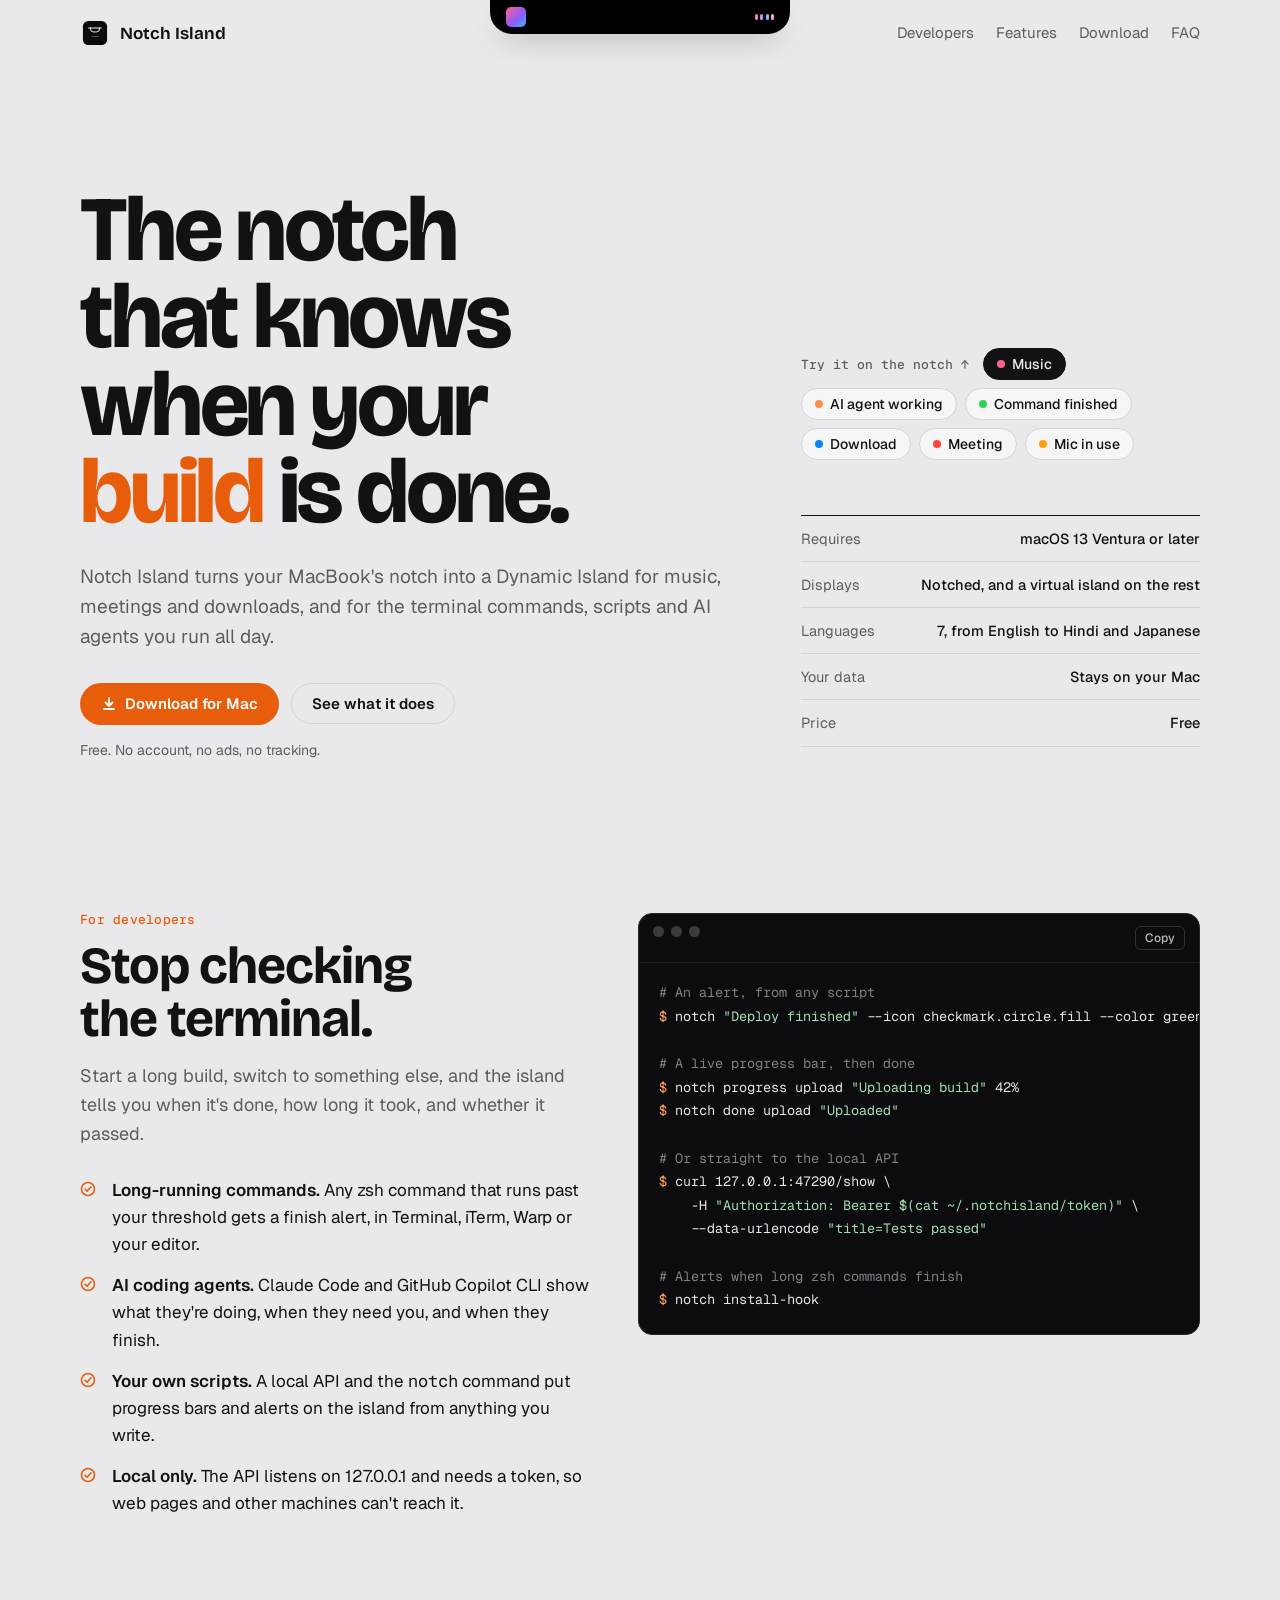
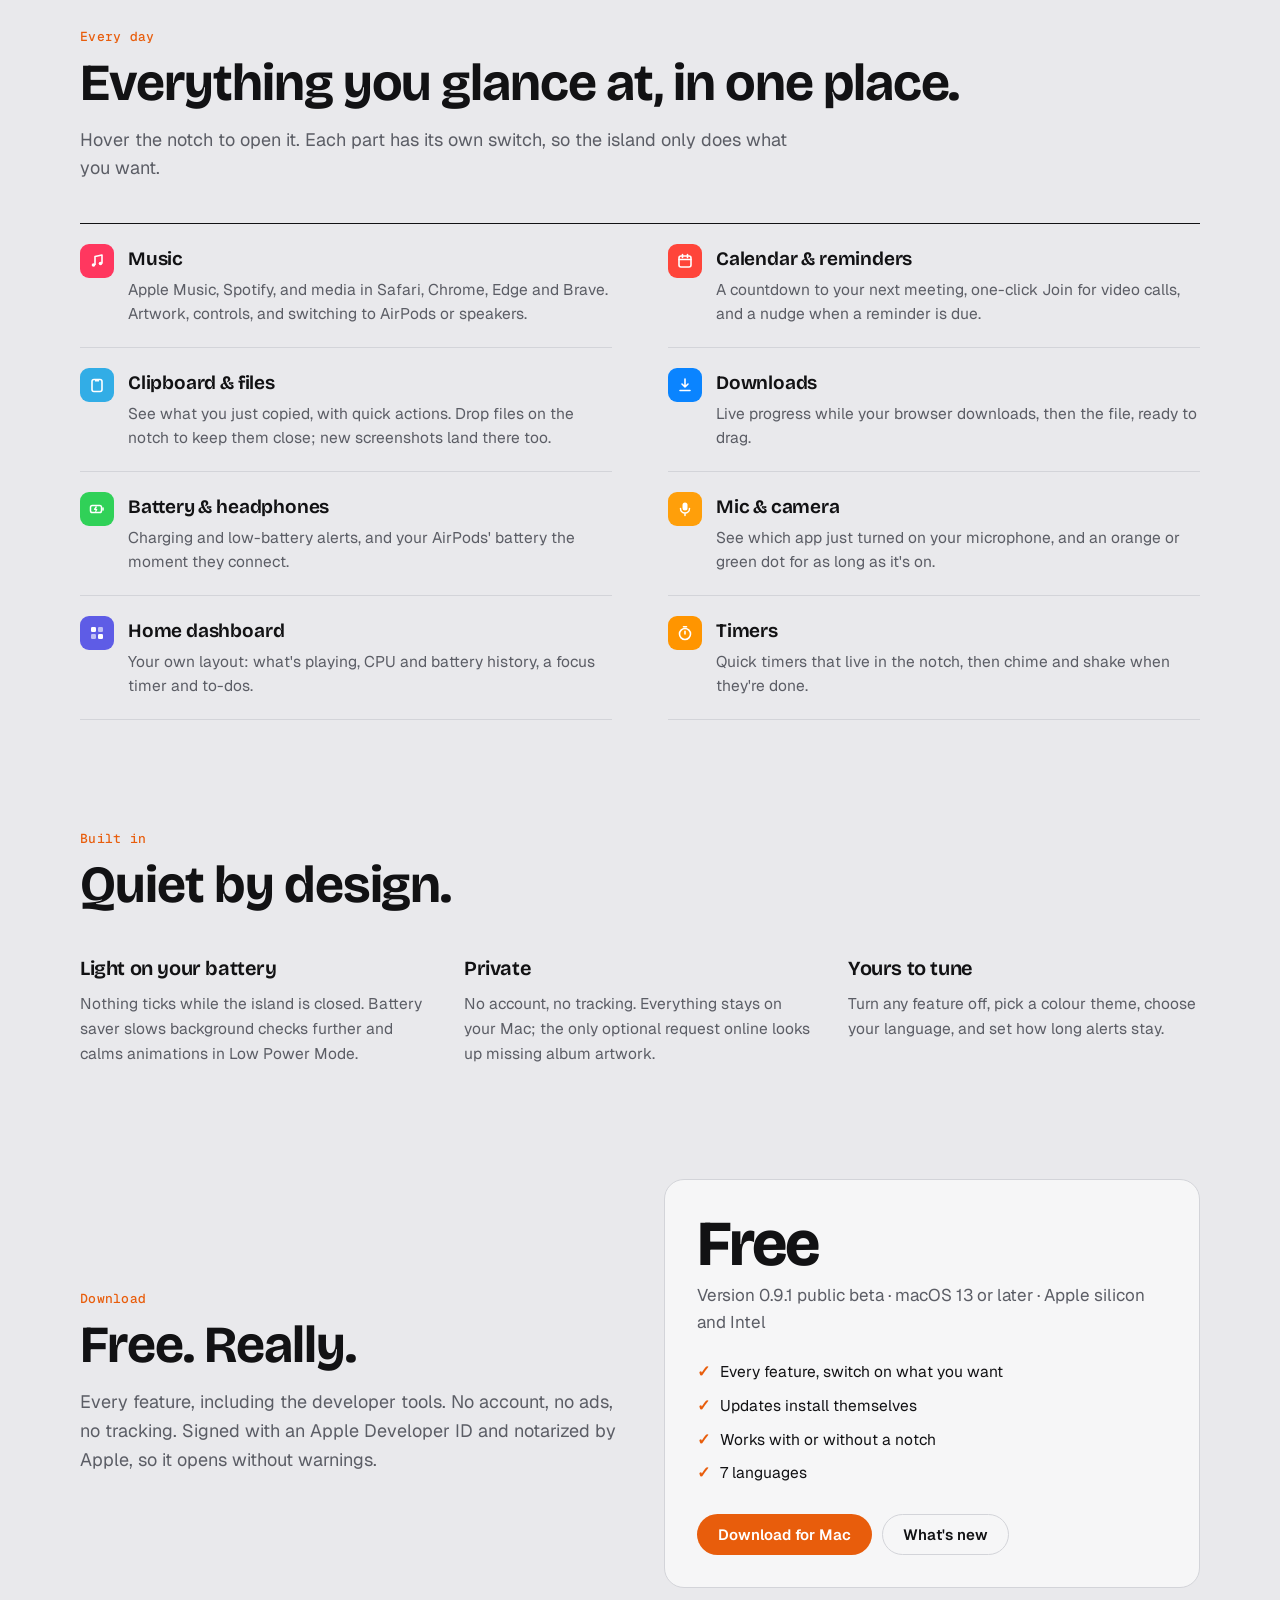
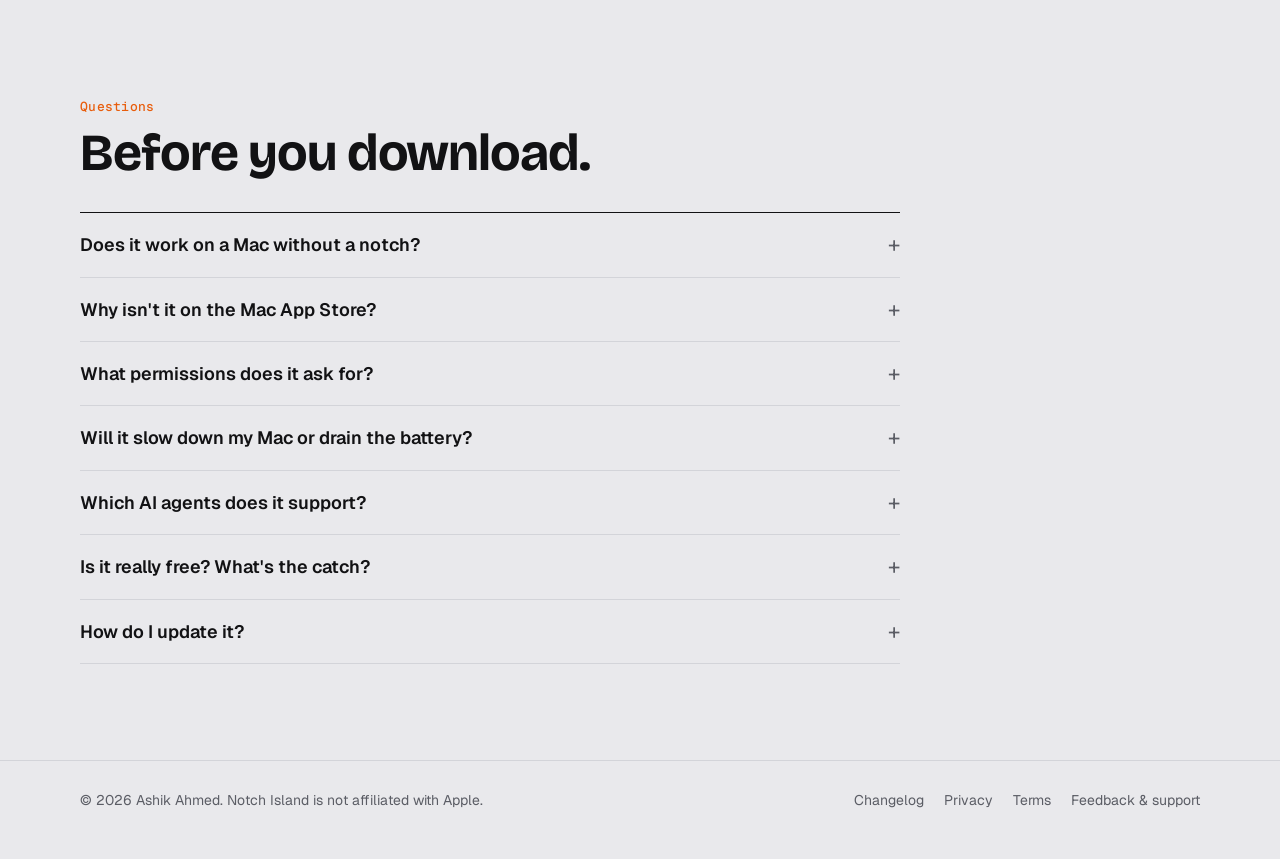
<file: website/index.html>
<!DOCTYPE html>
<html lang="en">
<head>
<meta charset="utf-8">
<meta name="viewport" content="width=device-width, initial-scale=1">
<title>Notch Island</title>
<meta name="description" content="Notch Island turns the MacBook notch into a Dynamic Island for music, meetings, downloads, and the terminal, scripts and AI agents you run all day.">
<link rel="preconnect" href="https://fonts.googleapis.com">
<link rel="preconnect" href="https://fonts.gstatic.com" crossorigin>
<link href="https://fonts.googleapis.com/css2?family=Bricolage+Grotesque:opsz,wght@12..96,500..800&family=Geist:wght@400..600&family=Geist+Mono:wght@400..500&display=swap" rel="stylesheet">
<link rel="stylesheet" href="styles.css">
<style>
  /* ---------- The island (hangs from the top edge of the page) ---------- */
  .notch-stage { position: fixed; top: 0; left: 0; right: 0; height: 0; z-index: 50; pointer-events: none; }
  .island {
    --w: 200px; --h: 34px;
    position: absolute; top: 0; left: 50%;
    width: var(--w); height: var(--h);
    transform: translateX(-50%);
    background: var(--island);
    border-radius: 0 0 22px 22px;
    color: #fff;
    overflow: hidden;
    pointer-events: auto;
    /* The iPhone feel: a little overshoot, then settle. */
    transition: width .62s cubic-bezier(.32,1.42,.48,1), height .62s cubic-bezier(.32,1.42,.48,1), border-radius .5s ease;
    box-shadow: 0 10px 30px -12px rgba(0,0,0,.45);
    /* The real island uses Apple's system font (SF Pro / SF Mono). */
    --island-font: -apple-system, BlinkMacSystemFont, "SF Pro Text", "Helvetica Neue", sans-serif;
    --island-mono: ui-monospace, "SF Mono", Menlo, monospace;
  }
  .island .row .side, .island .banner .cap, .island .banner .title, .island .join { font-family: var(--island-font); }
  .island .banner .trail, .island #elapsed { font-family: var(--island-mono) !important; }
  .island::before, .island::after { /* the little flares where it meets the top edge */
    content: ""; position: absolute; top: 0; width: 10px; height: 10px;
  }
  .island.tall { border-radius: 0 0 30px 30px; }
  /* Silver rim at the bottom edge, as in the app ("finished" moments). */
  .island .rim {
    position: absolute; left: 14%; right: 14%; bottom: 0; height: 1px; opacity: 0;
    background: linear-gradient(90deg, transparent, rgba(255,255,255,.75), transparent);
    transition: opacity .4s ease;
  }
  .island.finished .rim { opacity: 1; }
  .island .content {
    position: absolute; inset: 0;
    transition: opacity .28s ease, filter .28s ease, transform .28s ease;
  }
  .island .content.out { opacity: 0; filter: blur(6px); transform: scale(.94); }
  .row { height: 34px; display: flex; align-items: center; justify-content: space-between; padding: 0 16px; gap: 10px; }
  .row .side { display: flex; align-items: center; gap: 7px; font: 600 12.5px/1 var(--font-body); white-space: nowrap; }
  .banner { display: flex; align-items: center; gap: 12px; padding: 40px 18px 0; }
  .banner .icon { width: 38px; height: 38px; border-radius: 10px; flex: none; display: grid; place-items: center; }
  .banner .text { flex: 1; min-width: 0; display: grid; gap: 2px; }
  .banner .cap { font: 500 11.5px/1.2 var(--font-body); color: rgba(255,255,255,.6); }
  .banner .title { font: 600 14.5px/1.2 var(--font-body); white-space: nowrap; overflow: hidden; text-overflow: ellipsis; }
  .banner .trail { flex: none; font: 600 12px/1 var(--font-mono); font-variant-numeric: tabular-nums; }

  .art { width: 20px; height: 20px; border-radius: 5px; background: linear-gradient(135deg, #ff5f8f, #8a5cff 60%, #2fb8ff); }
  .bars { display: flex; align-items: center; gap: 2.5px; height: 14px; }
  .bars i { width: 3px; border-radius: 2px; background: #ff7bab; height: 40%; animation: bar 1s ease-in-out infinite; }
  .bars i:nth-child(2) { animation-delay: -.35s; background: #c58bff; }
  .bars i:nth-child(3) { animation-delay: -.6s; background: #8fb4ff; }
  .bars i:nth-child(4) { animation-delay: -.15s; background: #ff9fc2; }
  @keyframes bar { 0%,100% { height: 30%; } 50% { height: 100%; } }
  .spin { width: 12px; height: 12px; border-radius: 50%; border: 2px solid rgba(255,140,80,.25); border-top-color: #ff8c50; animation: spin .9s linear infinite; }
  @keyframes spin { to { transform: rotate(360deg); } }
  .dot { width: 7px; height: 7px; border-radius: 50%; }
  .join { background: #30d158; color: #00230b; padding: 5px 10px; border-radius: 999px; font: 700 11px/1 var(--font-body); }
  .ring { width: 30px; height: 30px; }

  /* ---------- Hero ---------- */
  .hero { padding: 120px 0 40px; display: grid; grid-template-columns: minmax(0, 1.35fr) minmax(0, .8fr); gap: 48px; align-items: end; }
  .hero h1 { font-size: clamp(44px, 7.2vw, 92px); line-height: .95; font-weight: 750; letter-spacing: -0.035em; }
  .hero h1 em { font-style: normal; color: var(--accent); }
  .hero .lede { margin-top: 26px; font-size: 19px; color: var(--muted); max-width: 34em; }
  .hero .actions { margin-top: 30px; display: flex; flex-wrap: wrap; gap: 12px; align-items: center; }
  .hero .fine { font-size: 14px; color: var(--muted); }
  .spec { border-top: 1px solid var(--ink); font-size: 14.5px; }
  .spec div { display: flex; justify-content: space-between; gap: 16px; padding: 11px 0; border-bottom: 1px solid var(--line); }
  .spec dt { color: var(--muted); }
  .spec dd { margin: 0; text-align: right; font-weight: 500; }

  /* State picker under the hero: drives the island at the top of the page. */
  .side-col { display: grid; gap: 40px; }
  .states { margin-top: 0; display: flex; flex-wrap: wrap; gap: 8px; align-items: center; }
  .states .label { font: 500 13px/1 var(--font-mono); color: var(--muted); margin-right: 6px; }
  .chip {
    border: 1px solid var(--line); background: var(--surface); color: var(--ink);
    padding: 8px 13px; border-radius: 999px; font: 500 14px/1 var(--font-body); cursor: pointer;
    display: inline-flex; align-items: center; gap: 7px;
  }
  .chip .swatch { width: 8px; height: 8px; border-radius: 50%; }
  .chip[aria-pressed="true"] { background: var(--ink); color: var(--bg); border-color: var(--ink); }

  /* ---------- Sections ---------- */
  section.block { margin-top: 112px; }
  .eyebrow { font: 500 13px/1 var(--font-mono); color: var(--accent); letter-spacing: .02em; margin-bottom: 14px; }
  .block h2 { font-size: clamp(32px, 4.4vw, 52px); line-height: 1.02; font-weight: 700; }
  .block .intro { margin-top: 16px; color: var(--muted); max-width: 40em; font-size: 18px; }

  /* Developers: copy on the left, terminal on the right */
  .dev { display: grid; grid-template-columns: minmax(0, 1fr) minmax(0, 1.1fr); gap: 48px; align-items: start; }
  .dev ul { list-style: none; padding: 0; margin: 28px 0 0; display: grid; gap: 14px; }
  .dev li { display: grid; grid-template-columns: 22px 1fr; gap: 10px; }
  .dev li svg { margin-top: 4px; color: var(--accent); }
  .dev li b { font-weight: 600; }
  .terminal { background: #0c0c0e; color: #e7e7ea; border-radius: 14px; overflow: hidden; border: 1px solid #26272b; }
  .terminal .bar { display: flex; gap: 7px; padding: 12px 14px; border-bottom: 1px solid #1f2024; }
  .terminal .bar i { width: 11px; height: 11px; border-radius: 50%; background: #3a3b40; }
  .terminal pre { margin: 0; padding: 18px 20px 22px; font-size: 13.5px; line-height: 1.75; overflow-x: auto; }
  .terminal .c { color: #7d808a; }
  .terminal .p { color: #ff9a5c; }
  .terminal .s { color: #9fe0b5; }
  .terminal .copy { margin-left: auto; background: none; border: 1px solid #2f3035; color: #b9bbc3; border-radius: 6px; font: 500 12px/1 var(--font-body); padding: 5px 9px; cursor: pointer; }
  .terminal .copy:hover { color: #fff; }

  /* Everyday features: a two-column index, not cards */
  .features { margin-top: 40px; display: grid; grid-template-columns: repeat(2, minmax(0, 1fr)); column-gap: 56px; border-top: 1px solid var(--ink); }
  .feature { display: grid; grid-template-columns: 34px 1fr; gap: 14px; padding: 20px 0; border-bottom: 1px solid var(--line); }
  .feature .glyph { width: 34px; height: 34px; border-radius: 9px; display: grid; place-items: center; color: #fff; }
  .feature h3 { font-size: 19px; font-weight: 650; letter-spacing: -0.01em; }
  .feature p { color: var(--muted); font-size: 15.5px; margin-top: 3px; }

  /* Quiet facts row */
  .facts { margin-top: 40px; display: grid; grid-template-columns: repeat(3, minmax(0, 1fr)); gap: 32px; }
  .facts h3 { font-size: 20px; font-weight: 650; }
  .facts p { margin-top: 8px; color: var(--muted); font-size: 15.5px; }

  /* Pricing */
  .pricing { display: grid; grid-template-columns: minmax(0, 1fr) minmax(0, 1fr); gap: 48px; align-items: center; }
  .price-card { background: var(--surface); border: 1px solid var(--line); border-radius: 20px; padding: 32px; }
  .price-card .amount { font: 750 64px/1 var(--font-display); letter-spacing: -0.03em; font-variant-numeric: tabular-nums; }
  .price-card .per { color: var(--muted); margin-top: 6px; }
  .price-card ul { list-style: none; padding: 0; margin: 24px 0 28px; display: grid; gap: 9px; font-size: 15.5px; }
  .price-card li::before { content: "✓"; color: var(--accent); font-weight: 700; margin-right: 10px; }
  .price-card .actions { display: flex; flex-wrap: wrap; gap: 10px; }

  /* FAQ */
  .faq { margin-top: 32px; border-top: 1px solid var(--ink); max-width: 820px; }
  .faq details { border-bottom: 1px solid var(--line); padding: 4px 0; }
  .faq summary { cursor: pointer; list-style: none; padding: 16px 0; font: 600 18px/1.3 var(--font-body); display: flex; justify-content: space-between; gap: 16px; }
  .faq summary::-webkit-details-marker { display: none; }
  .faq summary::after { content: "+"; color: var(--muted); font-weight: 400; font-size: 22px; line-height: 1; }
  .faq details[open] summary::after { content: "–"; }
  .faq details p { color: var(--muted); padding: 0 0 18px; max-width: 46em; }

  @media (max-width: 880px) {
    .hero, .dev, .pricing { grid-template-columns: 1fr; }
    .hero { padding-top: 104px; gap: 36px; }
    .features { grid-template-columns: 1fr; }
    .facts { grid-template-columns: 1fr; gap: 24px; }
  }
  /* Below ~1180px the dropped-down island (420 × 96) would cover the logo and menu:
     start the header under it instead. */
  @media (max-width: 1180px) {
    .topbar { padding-top: 106px; }
    .hero { padding-top: 56px; }
  }
  @media (max-width: 600px) {
    .topbar { padding-top: 104px; }
    .hero { padding-top: 40px; }
  }
</style>
</head>
<body>

<div class="notch-stage" aria-hidden="true">
  <div class="island" id="island">
    <div class="content" id="island-content"></div>
    <div class="rim"></div>
  </div>
</div>

<header class="wrap topbar">
  <a class="brand" href="index.html">
    <svg viewBox="0 0 1024 1024" aria-hidden="true"><rect x="100" y="100" width="824" height="824" rx="185" fill="#0b0b0b"/><g transform="translate(100 100) scale(4.478) translate(-8 -8)" fill="none" stroke="#fff" stroke-linecap="round" stroke-linejoin="round"><path d="M52 62 H148 M66 62 V70 Q66 92 88 92 H112 Q134 92 134 70 V62" stroke-width="7"/><path d="M76 128 H124" stroke-width="7" stroke-opacity="0.35"/></g></svg>
    Notch Island
  </a>
  <nav aria-label="Sections">
    <a href="#developers">Developers</a>
    <a href="#features">Features</a>
    <a href="#download">Download</a>
    <a href="#faq">FAQ</a>
  </nav>
</header>

<main class="wrap">
  <section class="hero">
    <div>
      <h1>The notch that knows when your <em>build</em> is done.</h1>
      <p class="lede">Notch Island turns your MacBook's notch into a Dynamic Island for music, meetings and downloads, and for the terminal commands, scripts and AI agents you run all day.</p>
      <div class="actions">
        <a class="button primary" href="https://github.com/ashikahmed001/notchisland/releases/latest/download/NotchIsland.dmg">
          <svg width="16" height="16" viewBox="0 0 16 16" aria-hidden="true"><path d="M8 2v8m0 0L4.5 6.5M8 10l3.5-3.5M3 13h10" fill="none" stroke="currentColor" stroke-width="1.8" stroke-linecap="round" stroke-linejoin="round"/></svg>
          Download for Mac
        </a>
        <a class="button ghost" href="#features">See what it does</a>
      </div>
      <p class="fine" style="margin-top:14px">Free. No account, no ads, no tracking.</p>
    </div>
    <div class="side-col">
      <div class="states" role="group" aria-label="Show a live activity in the island at the top of the page">
    <span class="label">Try it on the notch ↑</span>
    <button class="chip" type="button" data-state="music"><span class="swatch" style="background:#ff5f8f"></span>Music</button>
    <button class="chip" type="button" data-state="agent"><span class="swatch" style="background:#ff8c50"></span>AI agent working</button>
    <button class="chip" type="button" data-state="done"><span class="swatch" style="background:#30d158"></span>Command finished</button>
    <button class="chip" type="button" data-state="download"><span class="swatch" style="background:#0a84ff"></span>Download</button>
    <button class="chip" type="button" data-state="meeting"><span class="swatch" style="background:#ff453a"></span>Meeting</button>
    <button class="chip" type="button" data-state="mic"><span class="swatch" style="background:#ff9f0a"></span>Mic in use</button>
  </div>
    <dl class="spec">
      <div><dt>Requires</dt><dd>macOS 13 Ventura or later</dd></div>
      <div><dt>Displays</dt><dd>Notched, and a virtual island on the rest</dd></div>
      <div><dt>Languages</dt><dd>7, from English to Hindi and Japanese</dd></div>
      <div><dt>Your data</dt><dd>Stays on your Mac</dd></div>
      <div><dt>Price</dt><dd>Free</dd></div>
    </dl>
    </div>
  </section>



  <section class="block" id="developers">
    <div class="dev">
      <div>
        <p class="eyebrow">For developers</p>
        <h2>Stop checking the terminal.</h2>
        <p class="intro">Start a long build, switch to something else, and the island tells you when it's done, how long it took, and whether it passed.</p>
        <ul>
          <li><svg width="16" height="16" viewBox="0 0 16 16" aria-hidden="true"><circle cx="8" cy="8" r="6.5" fill="none" stroke="currentColor" stroke-width="1.6"/><path d="M5 8.2l2 2 4-4.4" fill="none" stroke="currentColor" stroke-width="1.6" stroke-linecap="round" stroke-linejoin="round"/></svg><span><b>Long-running commands.</b> Any zsh command that runs past your threshold gets a finish alert, in Terminal, iTerm, Warp or your editor.</span></li>
          <li><svg width="16" height="16" viewBox="0 0 16 16" aria-hidden="true"><circle cx="8" cy="8" r="6.5" fill="none" stroke="currentColor" stroke-width="1.6"/><path d="M5 8.2l2 2 4-4.4" fill="none" stroke="currentColor" stroke-width="1.6" stroke-linecap="round" stroke-linejoin="round"/></svg><span><b>AI coding agents.</b> Claude Code and GitHub Copilot CLI show what they're doing, when they need you, and when they finish.</span></li>
          <li><svg width="16" height="16" viewBox="0 0 16 16" aria-hidden="true"><circle cx="8" cy="8" r="6.5" fill="none" stroke="currentColor" stroke-width="1.6"/><path d="M5 8.2l2 2 4-4.4" fill="none" stroke="currentColor" stroke-width="1.6" stroke-linecap="round" stroke-linejoin="round"/></svg><span><b>Your own scripts.</b> A local API and the <code>notch</code> command put progress bars and alerts on the island from anything you write.</span></li>
          <li><svg width="16" height="16" viewBox="0 0 16 16" aria-hidden="true"><circle cx="8" cy="8" r="6.5" fill="none" stroke="currentColor" stroke-width="1.6"/><path d="M5 8.2l2 2 4-4.4" fill="none" stroke="currentColor" stroke-width="1.6" stroke-linecap="round" stroke-linejoin="round"/></svg><span><b>Local only.</b> The API listens on 127.0.0.1 and needs a token, so web pages and other machines can't reach it.</span></li>
        </ul>
      </div>
      <div class="terminal">
        <div class="bar"><i></i><i></i><i></i><button class="copy" type="button" id="copy">Copy</button></div>
<pre id="snippet"><span class="c"># An alert, from any script</span>
<span class="p">$</span> notch <span class="s">"Deploy finished"</span> --icon checkmark.circle.fill --color green

<span class="c"># A live progress bar, then done</span>
<span class="p">$</span> notch progress upload <span class="s">"Uploading build"</span> 42%
<span class="p">$</span> notch done upload <span class="s">"Uploaded"</span>

<span class="c"># Or straight to the local API</span>
<span class="p">$</span> curl 127.0.0.1:47290/show \
    -H <span class="s">"Authorization: Bearer $(cat ~/.notchisland/token)"</span> \
    --data-urlencode <span class="s">"title=Tests passed"</span>

<span class="c"># Alerts when long zsh commands finish</span>
<span class="p">$</span> notch install-hook</pre>
      </div>
    </div>
  </section>

  <section class="block" id="features">
    <p class="eyebrow">Every day</p>
    <h2>Everything you glance at, in one place.</h2>
    <p class="intro">Hover the notch to open it. Each part has its own switch, so the island only does what you want.</p>
    <div class="features">
      <div class="feature"><span class="glyph" style="background:#ff375f"><svg width="16" height="16" viewBox="0 0 16 16" aria-hidden="true"><path d="M6 12V3.5l7-1.5V10.5" fill="none" stroke="#fff" stroke-width="1.6" stroke-linejoin="round"/><circle cx="4.5" cy="12" r="1.8" fill="#fff"/><circle cx="11.5" cy="10.5" r="1.8" fill="#fff"/></svg></span><div><h3>Music</h3><p>Apple Music, Spotify, and media in Safari, Chrome, Edge and Brave. Artwork, controls, and switching to AirPods or speakers.</p></div></div>
      <div class="feature"><span class="glyph" style="background:#ff453a"><svg width="16" height="16" viewBox="0 0 16 16" aria-hidden="true"><rect x="2" y="3" width="12" height="11" rx="2" fill="none" stroke="#fff" stroke-width="1.6"/><path d="M2 6.5h12M5.5 1.5v3M10.5 1.5v3" stroke="#fff" stroke-width="1.6" stroke-linecap="round"/></svg></span><div><h3>Calendar &amp; reminders</h3><p>A countdown to your next meeting, one-click Join for video calls, and a nudge when a reminder is due.</p></div></div>
      <div class="feature"><span class="glyph" style="background:#32ade6"><svg width="16" height="16" viewBox="0 0 16 16" aria-hidden="true"><rect x="3" y="2.5" width="10" height="12" rx="2" fill="none" stroke="#fff" stroke-width="1.6"/><path d="M6 2.5h4v2H6z" fill="#fff"/></svg></span><div><h3>Clipboard &amp; files</h3><p>See what you just copied, with quick actions. Drop files on the notch to keep them close; new screenshots land there too.</p></div></div>
      <div class="feature"><span class="glyph" style="background:#0a84ff"><svg width="16" height="16" viewBox="0 0 16 16" aria-hidden="true"><path d="M8 2v8m0 0L5 7m3 3l3-3M3 13.5h10" fill="none" stroke="#fff" stroke-width="1.6" stroke-linecap="round" stroke-linejoin="round"/></svg></span><div><h3>Downloads</h3><p>Live progress while your browser downloads, then the file, ready to drag.</p></div></div>
      <div class="feature"><span class="glyph" style="background:#30d158"><svg width="16" height="16" viewBox="0 0 16 16" aria-hidden="true"><rect x="1.5" y="4.5" width="11" height="7" rx="1.8" fill="none" stroke="#fff" stroke-width="1.5"/><path d="M14 7v2" stroke="#fff" stroke-width="1.6" stroke-linecap="round"/><path d="M7.5 5.5L5.5 8.3h2.2l-1.2 2.4" fill="none" stroke="#fff" stroke-width="1.3" stroke-linejoin="round"/></svg></span><div><h3>Battery &amp; headphones</h3><p>Charging and low-battery alerts, and your AirPods' battery the moment they connect.</p></div></div>
      <div class="feature"><span class="glyph" style="background:#ff9f0a"><svg width="16" height="16" viewBox="0 0 16 16" aria-hidden="true"><rect x="5.5" y="1.5" width="5" height="8" rx="2.5" fill="#fff"/><path d="M3.5 7.5a4.5 4.5 0 009 0M8 12v2.5" fill="none" stroke="#fff" stroke-width="1.5" stroke-linecap="round"/></svg></span><div><h3>Mic &amp; camera</h3><p>See which app just turned on your microphone, and an orange or green dot for as long as it's on.</p></div></div>
      <div class="feature"><span class="glyph" style="background:#5e5ce6"><svg width="16" height="16" viewBox="0 0 16 16" aria-hidden="true"><rect x="2" y="2" width="5" height="5" rx="1.3" fill="#fff"/><rect x="9" y="2" width="5" height="5" rx="1.3" fill="#fff" fill-opacity=".6"/><rect x="2" y="9" width="5" height="5" rx="1.3" fill="#fff" fill-opacity=".6"/><rect x="9" y="9" width="5" height="5" rx="1.3" fill="#fff"/></svg></span><div><h3>Home dashboard</h3><p>Your own layout: what's playing, CPU and battery history, a focus timer and to-dos.</p></div></div>
      <div class="feature"><span class="glyph" style="background:#ff9500"><svg width="16" height="16" viewBox="0 0 16 16" aria-hidden="true"><circle cx="8" cy="9" r="5.5" fill="none" stroke="#fff" stroke-width="1.6"/><path d="M8 9V6.2M6.5 1.8h3" stroke="#fff" stroke-width="1.6" stroke-linecap="round"/></svg></span><div><h3>Timers</h3><p>Quick timers that live in the notch, then chime and shake when they're done.</p></div></div>
    </div>
  </section>

  <section class="block">
    <p class="eyebrow">Built in</p>
    <h2>Quiet by design.</h2>
    <div class="facts">
      <div><h3>Light on your battery</h3><p>Nothing ticks while the island is closed. Battery saver slows background checks further and calms animations in Low Power Mode.</p></div>
      <div><h3>Private</h3><p>No account, no tracking. Everything stays on your Mac; the only optional request online looks up missing album artwork.</p></div>
      <div><h3>Yours to tune</h3><p>Turn any feature off, pick a colour theme, choose your language, and set how long alerts stay.</p></div>
    </div>
  </section>

  <section class="block" id="download">
    <div class="pricing">
      <div>
        <p class="eyebrow">Download</p>
        <h2>Free. Really.</h2>
        <p class="intro">Every feature, including the developer tools. No account, no ads, no tracking. Signed with an Apple Developer ID and notarized by Apple, so it opens without warnings.</p>
      </div>
      <div class="price-card">
        <div class="amount">Free</div>
        <p class="per">Version 0.9.1 public beta · macOS 13 or later · Apple silicon and Intel</p>
        <ul>
          <li>Every feature, switch on what you want</li>
          <li>Updates install themselves</li>
          <li>Works with or without a notch</li>
          <li>7 languages</li>
        </ul>
        <div class="actions">
          <a class="button primary" href="https://github.com/ashikahmed001/notchisland/releases/latest/download/NotchIsland.dmg">Download for Mac</a>
          <a class="button ghost" href="changelog.html">What's new</a>
        </div>
      </div>
    </div>
  </section>

  <section class="block" id="faq">
    <p class="eyebrow">Questions</p>
    <h2>Before you download.</h2>
    <div class="faq">
      <details><summary>Does it work on a Mac without a notch?</summary><p>Yes. On external displays and older MacBooks, Notch Island draws its own island at the top centre of the screen, and everything works the same.</p></details>
      <details><summary>Why isn't it on the Mac App Store?</summary><p>Apps in the Mac App Store must run in a sandbox, which rules out features like reading media from your browser, terminal alerts and AI agent activity. Notch Island is signed with an Apple Developer ID and notarized by Apple, so macOS opens it without warnings.</p></details>
      <details><summary>What permissions does it ask for?</summary><p>Only what the features you turn on need, and only when you first use them: Calendar and Reminders for meetings, Automation to control Music, Spotify and your browser, and Accessibility for a few optional extras. Each one is explained before macOS asks.</p></details>
      <details><summary>Will it slow down my Mac or drain the battery?</summary><p>It's a small native app. While the island is closed it doesn't redraw, and background checks are spaced out. Battery saver reduces them further.</p></details>
      <details><summary>Which AI agents does it support?</summary><p>Claude Code and GitHub Copilot CLI work out of the box once you turn on the Island API in Settings. Anything else can report through the <code>notch</code> command or the local API.</p></details>
      <details><summary>Is it really free? What's the catch?</summary><p>No catch. There's no account, no ads and nothing is collected about you. It's a side project made because the notch deserved better.</p></details>
      <details><summary>How do I update it?</summary><p>From version 0.9.1, Notch Island checks for a new version once a day and asks before installing it. You can also choose Check for Updates from its menu bar icon, or turn on automatic installs in Settings ▸ General. On 0.9.0? Download the latest version here once.</p></details>
    </div>
  </section>
</main>

<footer class="footer">
  <div class="wrap">
    <span>© 2026 Ashik Ahmed. Notch Island is not affiliated with Apple.</span>
    <nav aria-label="Legal">
      <a href="changelog.html">Changelog</a>
      <a href="privacy.html">Privacy</a>
      <a href="terms.html">Terms</a>
      <a href="https://github.com/ashikahmed001/notchisland/issues">Feedback &amp; support</a>
    </nav>
  </div>
</footer>

<script>
(function () {
  "use strict";

  var island = document.getElementById("island");
  var content = document.getElementById("island-content");
  var chips = Array.prototype.slice.call(document.querySelectorAll(".chip"));
  var reduce = window.matchMedia("(prefers-reduced-motion: reduce)").matches;

  function ringSVG(fraction, color) {
    var r = 12, c = 2 * Math.PI * r;
    return '<svg class="ring" viewBox="0 0 30 30"><circle cx="15" cy="15" r="' + r + '" fill="none" stroke="' + color + '" stroke-opacity=".25" stroke-width="3"/>' +
      '<circle cx="15" cy="15" r="' + r + '" fill="none" stroke="' + color + '" stroke-width="3" stroke-linecap="round" stroke-dasharray="' + c + '" stroke-dashoffset="' + (c * (1 - fraction)) + '" transform="rotate(-90 15 15)"/></svg>';
  }

  var states = {
    music: { w: 300, h: 34, html: '<div class="row"><span class="side"><span class="art"></span></span><span class="bars"><i></i><i></i><i></i><i></i></span></div>' },
    agent: { w: 330, h: 34, html: '<div class="row"><span class="side"><svg width="16" height="16" viewBox="0 0 16 16"><path d="M8 1.5l1.6 4.9 4.9 1.6-4.9 1.6L8 14.5l-1.6-4.9L1.5 8l4.9-1.6z" fill="#ff8c50"/></svg>Claude</span><span class="side"><span class="spin"></span><span id="elapsed" style="font-family:var(--font-mono);color:rgba(255,255,255,.75)">1m 05s</span></span></div>' },
    done: { w: 420, h: 96, tall: true, finished: true, html: '<div class="banner"><span class="icon" style="background:#1c2a20"><svg width="20" height="20" viewBox="0 0 20 20"><circle cx="10" cy="10" r="8" fill="#30d158"/><path d="M6.2 10.3l2.5 2.5 5-5.4" fill="none" stroke="#002a0c" stroke-width="2" stroke-linecap="round" stroke-linejoin="round"/></svg></span><span class="text"><span class="cap">Command finished · 2m 14s</span><span class="title">npm test  ·  148 passed</span></span><span class="trail" style="color:#30d158">Done</span></div>' },
    download: { w: 420, h: 96, tall: true, html: '<div class="banner"><span class="icon" style="background:#0d2240"><svg width="20" height="20" viewBox="0 0 20 20"><path d="M10 3v10m0 0l-4-4m4 4l4-4M4 17h12" fill="none" stroke="#5aa9ff" stroke-width="2" stroke-linecap="round" stroke-linejoin="round"/></svg></span><span class="text"><span class="cap">Downloading from Safari</span><span class="title">Design-Review.key</span></span>' + ringSVG(0.42, "#0a84ff") + '</div>' },
    meeting: { w: 330, h: 34, html: '<div class="row"><span class="side"><svg width="15" height="15" viewBox="0 0 16 16"><rect x="2" y="3" width="12" height="11" rx="2" fill="none" stroke="#ff453a" stroke-width="1.7"/><path d="M2 6.5h12" stroke="#ff453a" stroke-width="1.7"/></svg>Standup · in 2m</span><span class="join">Join</span></div>' },
    mic: { w: 300, h: 34, html: '<div class="row"><span class="side"><span style="width:18px;height:18px;border-radius:5px;background:linear-gradient(#3f8cff,#1d5fe0);display:grid;place-items:center"><svg width="10" height="10" viewBox="0 0 10 10"><rect x="1" y="2.5" width="5.5" height="5" rx="1" fill="#fff"/><path d="M6.5 4.3L9 3v4L6.5 5.7z" fill="#fff"/></svg></span></span><span class="side"><span class="dot" style="background:#ff9f0a"></span><span class="dot" style="background:#30d158"></span></span></div>' }
  };
  var order = ["music", "agent", "done", "download", "meeting", "mic"];
  var current = null, index = 0, timer = null, resumeAt = 0, swapTimer = null, tick = null;

  function apply(name) {
    var s = states[name];
    if (!s || name === current) return;
    current = name;
    var narrow = window.innerWidth < 480;
    var w = narrow ? Math.min(s.w, window.innerWidth - 24) : s.w;
    island.style.setProperty("--w", w + "px");
    island.style.setProperty("--h", s.h + "px");
    island.classList.toggle("tall", !!s.tall);
    island.classList.toggle("finished", !!s.finished);
    chips.forEach(function (chip) { chip.setAttribute("aria-pressed", chip.dataset.state === name ? "true" : "false"); });
    // Blur the old content out, swap, blur the new one in.
    content.classList.add("out");
    clearTimeout(swapTimer);
    swapTimer = setTimeout(function () {
      content.innerHTML = s.html;
      content.classList.remove("out");
      startElapsed(name === "agent");
    }, reduce ? 0 : 200);
  }

  function startElapsed(on) {
    clearInterval(tick);
    if (!on) return;
    var seconds = 65;
    tick = setInterval(function () {
      seconds += 1;
      var el = document.getElementById("elapsed");
      if (el) el.textContent = Math.floor(seconds / 60) + "m " + String(seconds % 60).padStart(2, "0") + "s";
    }, 1000);
  }

  function next() {
    if (Date.now() < resumeAt) return;
    index = (index + 1) % order.length;
    apply(order[index]);
  }

  apply("music");
  if (!reduce) timer = setInterval(next, 3600);

  chips.forEach(function (chip) {
    chip.addEventListener("click", function () {
      index = order.indexOf(chip.dataset.state);
      resumeAt = Date.now() + 9000;   // hold the chosen state for a while
      apply(chip.dataset.state);
    });
  });

  // Copy the terminal snippet (commands only).
  var copy = document.getElementById("copy");
  copy.addEventListener("click", function () {
    var text = document.getElementById("snippet").innerText
      .split("\n").filter(function (line) { return line.trim().charAt(0) !== "#"; })
      .map(function (line) { return line.replace(/^\$ /, ""); }).join("\n").trim();
    if (!navigator.clipboard) { copy.textContent = "Select and copy"; return; }
    navigator.clipboard.writeText(text).then(function () {
      copy.textContent = "Copied";
      setTimeout(function () { copy.textContent = "Copy"; }, 1600);
    }, function () { copy.textContent = "Select and copy"; });
  });


})();
</script>
</body>
</html>
</file>
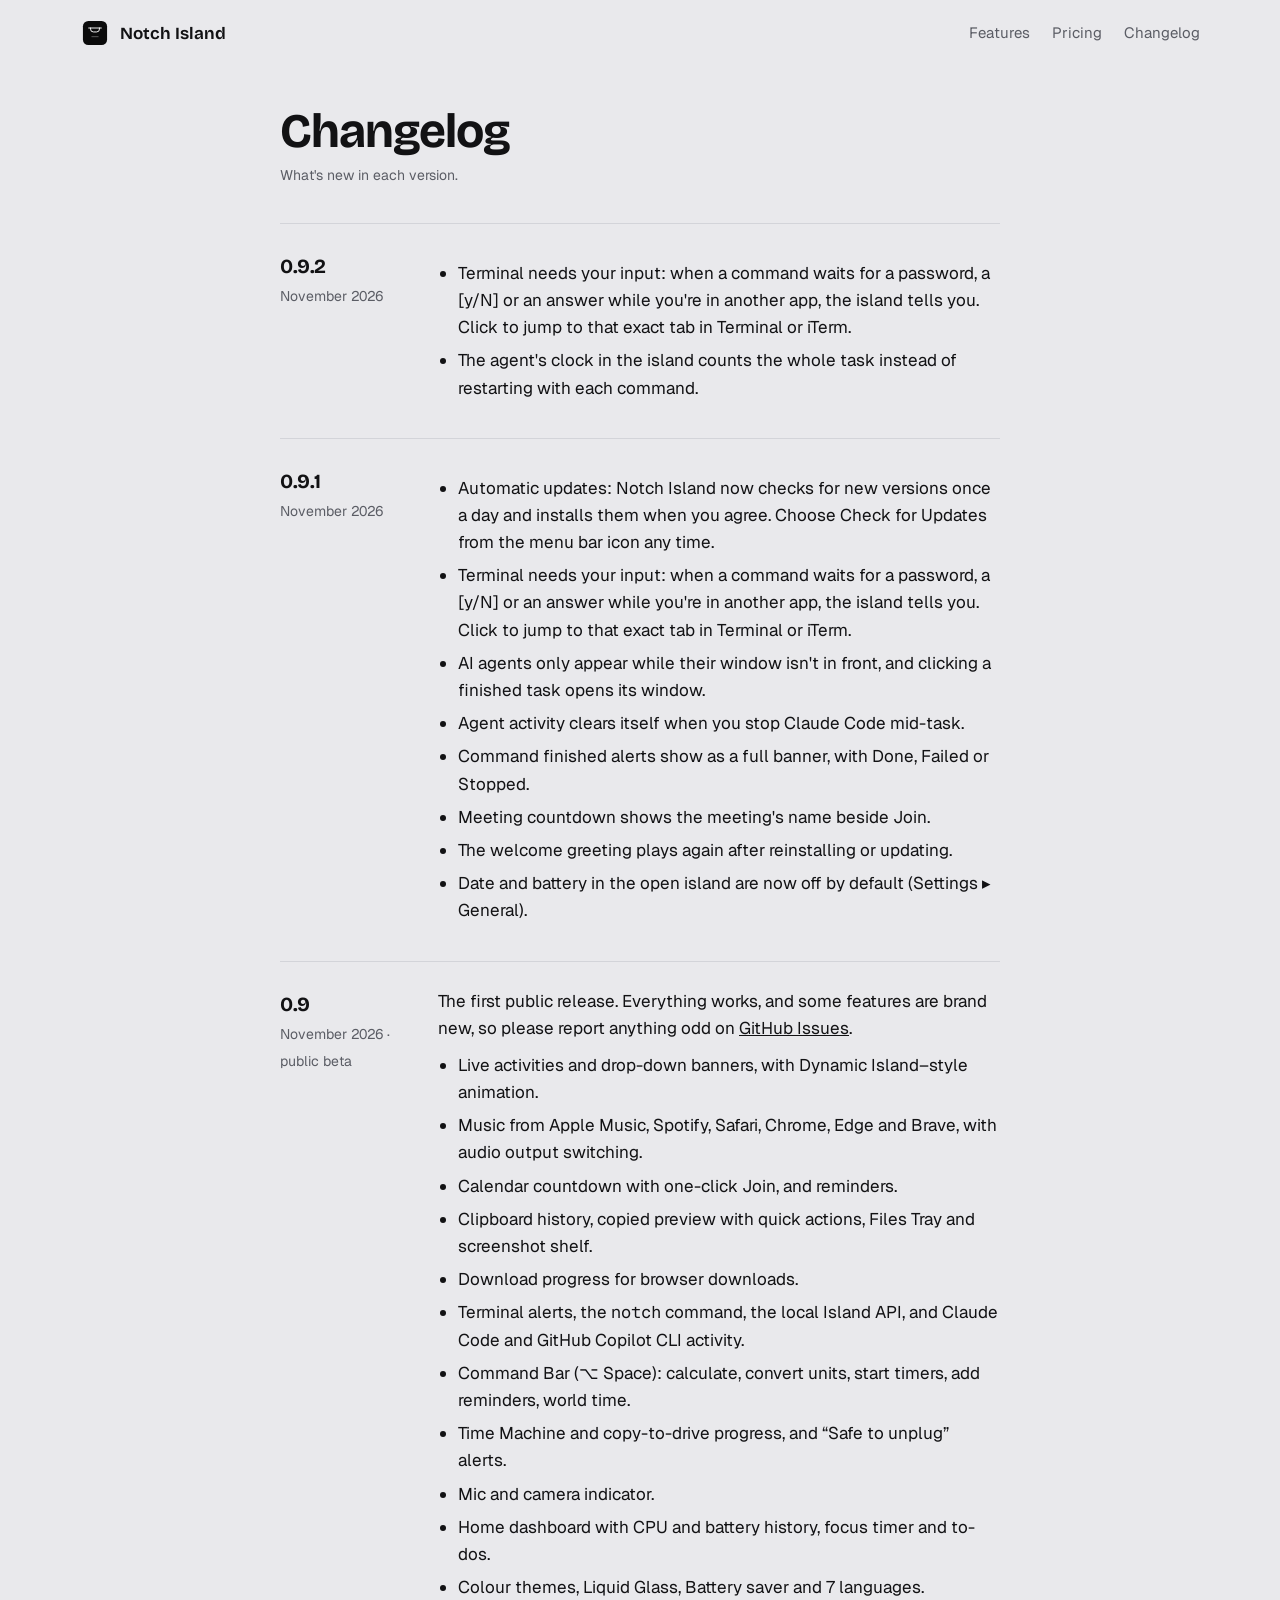
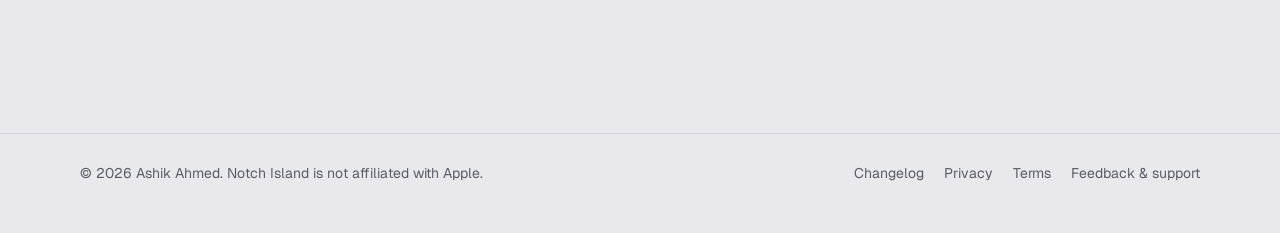
<file: website/changelog.html>
<!DOCTYPE html>
<html lang="en">
<head>
<meta charset="utf-8">
<meta name="viewport" content="width=device-width, initial-scale=1">
<title>Notch Island Changelog</title>
<link rel="preconnect" href="https://fonts.googleapis.com">
<link rel="preconnect" href="https://fonts.gstatic.com" crossorigin>
<link href="https://fonts.googleapis.com/css2?family=Bricolage+Grotesque:opsz,wght@12..96,500..800&family=Geist:wght@400..600&family=Geist+Mono:wght@400..500&display=swap" rel="stylesheet">
<link rel="stylesheet" href="styles.css">
</head>
<body>
<header class="wrap topbar">
  <a class="brand" href="index.html">
    <svg viewBox="0 0 1024 1024" aria-hidden="true"><rect x="100" y="100" width="824" height="824" rx="185" fill="#0b0b0b"/><g transform="translate(100 100) scale(4.478) translate(-8 -8)" fill="none" stroke="#fff" stroke-linecap="round" stroke-linejoin="round"><path d="M52 62 H148 M66 62 V70 Q66 92 88 92 H112 Q134 92 134 70 V62" stroke-width="7"/><path d="M76 128 H124" stroke-width="7" stroke-opacity="0.35"/></g></svg>
    Notch Island
  </a>
  <nav aria-label="Site">
    <a href="index.html#features">Features</a>
    <a href="index.html#pricing">Pricing</a>
    <a href="changelog.html">Changelog</a>
  </nav>
</header>
<main class="doc">
<h1>Changelog</h1>
<p class="updated">What's new in each version.</p>
<article class="release">
  <div><h2>0.9.2</h2><time datetime="2026-11">November 2026</time></div>
  <div>
    <ul>
      <li>Terminal needs your input: when a command waits for a password, a [y/N] or an answer while you're in another app, the island tells you. Click to jump to that exact tab in Terminal or iTerm.</li>
      <li>The agent's clock in the island counts the whole task instead of restarting with each command.</li>
    </ul>
  </div>
</article>
<article class="release">
  <div><h2>0.9.1</h2><time datetime="2026-11">November 2026</time></div>
  <div>
    <ul>
      <li>Automatic updates: Notch Island now checks for new versions once a day and installs them when you agree. Choose Check for Updates from the menu bar icon any time.</li>
      <li>Terminal needs your input: when a command waits for a password, a [y/N] or an answer while you're in another app, the island tells you. Click to jump to that exact tab in Terminal or iTerm.</li>
      <li>AI agents only appear while their window isn't in front, and clicking a finished task opens its window.</li>
      <li>Agent activity clears itself when you stop Claude Code mid-task.</li>
      <li>Command finished alerts show as a full banner, with Done, Failed or Stopped.</li>
      <li>Meeting countdown shows the meeting's name beside Join.</li>
      <li>The welcome greeting plays again after reinstalling or updating.</li>
      <li>Date and battery in the open island are now off by default (Settings ▸ General).</li>
    </ul>
  </div>
</article>
<article class="release">
  <div><h2>0.9</h2><time datetime="2026-11">November 2026 · public beta</time></div>
  <div>
    <p>The first public release. Everything works, and some features are brand new, so please report anything odd on <a href="https://github.com/ashikahmed001/notchisland/issues">GitHub Issues</a>.</p>
    <ul>
      <li>Live activities and drop-down banners, with Dynamic Island–style animation.</li>
      <li>Music from Apple Music, Spotify, Safari, Chrome, Edge and Brave, with audio output switching.</li>
      <li>Calendar countdown with one-click Join, and reminders.</li>
      <li>Clipboard history, copied preview with quick actions, Files Tray and screenshot shelf.</li>
      <li>Download progress for browser downloads.</li>
      <li>Terminal alerts, the <code>notch</code> command, the local Island API, and Claude Code and GitHub Copilot CLI activity.</li>
      <li>Command Bar (⌥ Space): calculate, convert units, start timers, add reminders, world time.</li>
      <li>Time Machine and copy-to-drive progress, and “Safe to unplug” alerts.</li>
      <li>Mic and camera indicator.</li>
      <li>Home dashboard with CPU and battery history, focus timer and to-dos.</li>
      <li>Colour themes, Liquid Glass, Battery saver and 7 languages.</li>
    </ul>
  </div>
</article>
</main>
<footer class="footer">
  <div class="wrap">
    <span>© 2026 Ashik Ahmed. Notch Island is not affiliated with Apple.</span>
    <nav aria-label="Legal">
      <a href="changelog.html">Changelog</a>
      <a href="privacy.html">Privacy</a>
      <a href="terms.html">Terms</a>
      <a href="https://github.com/ashikahmed001/notchisland/issues">Feedback &amp; support</a>
    </nav>
  </div>
</footer>
</body>
</html>
</file>
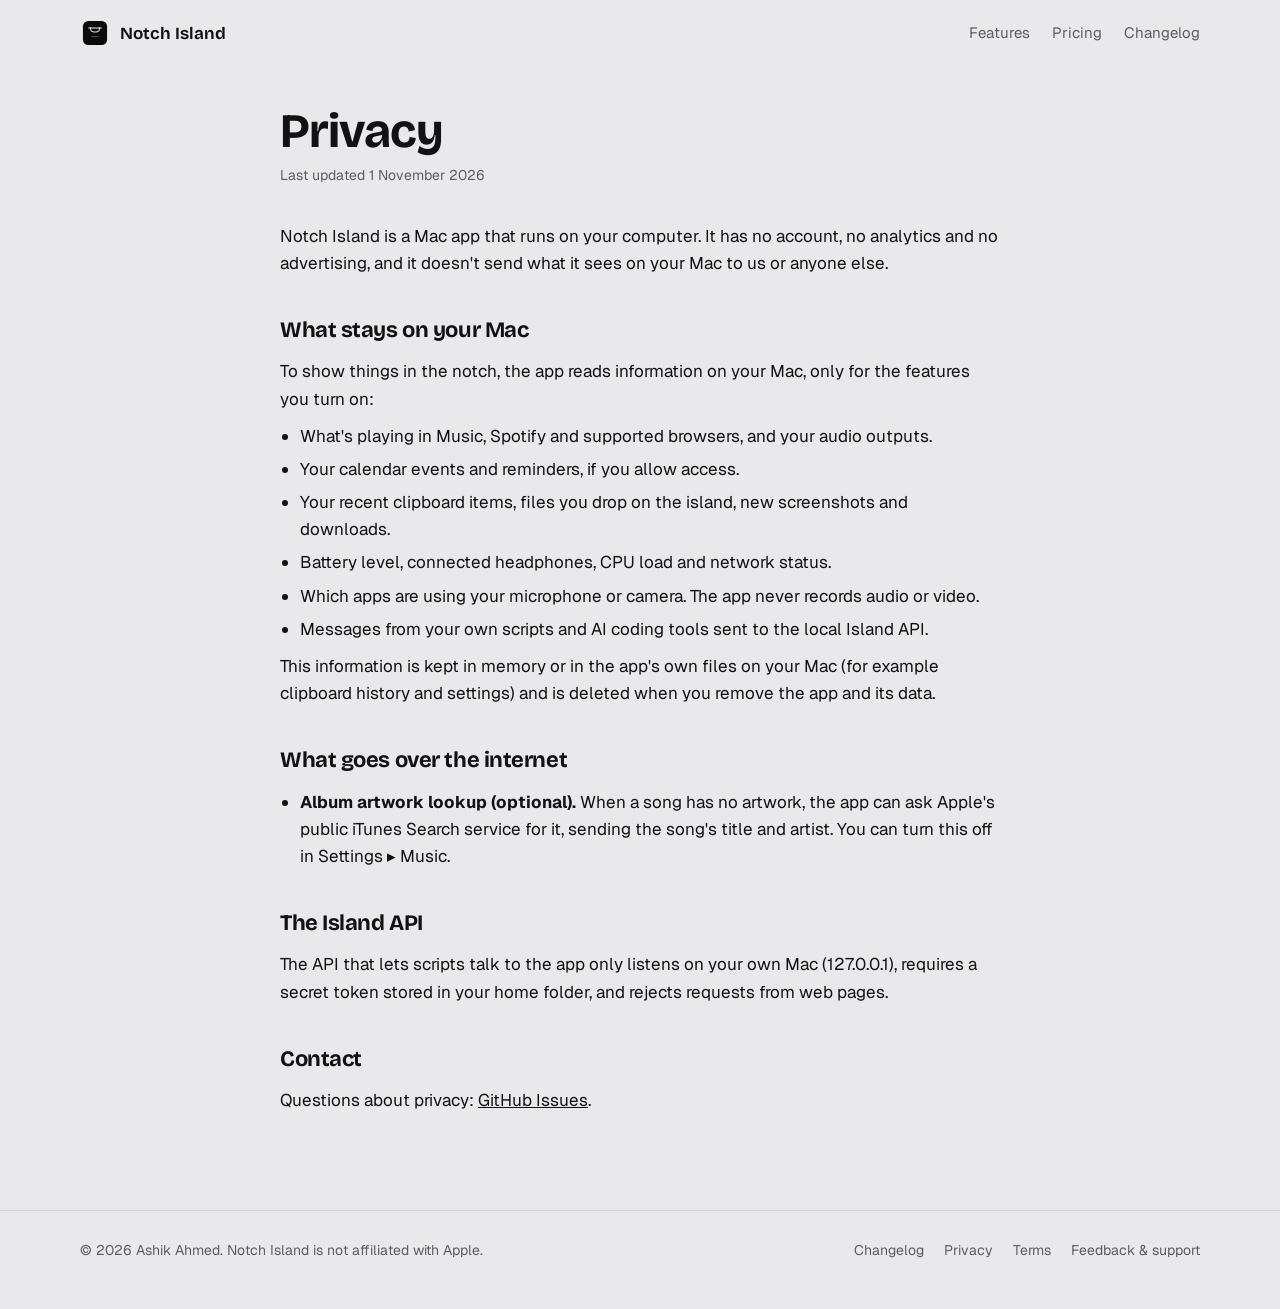
<file: website/privacy.html>
<!DOCTYPE html>
<html lang="en">
<head>
<meta charset="utf-8">
<meta name="viewport" content="width=device-width, initial-scale=1">
<title>Notch Island Privacy Policy</title>
<link rel="preconnect" href="https://fonts.googleapis.com">
<link rel="preconnect" href="https://fonts.gstatic.com" crossorigin>
<link href="https://fonts.googleapis.com/css2?family=Bricolage+Grotesque:opsz,wght@12..96,500..800&family=Geist:wght@400..600&family=Geist+Mono:wght@400..500&display=swap" rel="stylesheet">
<link rel="stylesheet" href="styles.css">
</head>
<body>
<header class="wrap topbar">
  <a class="brand" href="index.html">
    <svg viewBox="0 0 1024 1024" aria-hidden="true"><rect x="100" y="100" width="824" height="824" rx="185" fill="#0b0b0b"/><g transform="translate(100 100) scale(4.478) translate(-8 -8)" fill="none" stroke="#fff" stroke-linecap="round" stroke-linejoin="round"><path d="M52 62 H148 M66 62 V70 Q66 92 88 92 H112 Q134 92 134 70 V62" stroke-width="7"/><path d="M76 128 H124" stroke-width="7" stroke-opacity="0.35"/></g></svg>
    Notch Island
  </a>
  <nav aria-label="Site">
    <a href="index.html#features">Features</a>
    <a href="index.html#pricing">Pricing</a>
    <a href="changelog.html">Changelog</a>
  </nav>
</header>
<main class="doc">
<h1>Privacy</h1>
<p class="updated">Last updated 1 November 2026</p>
<p>Notch Island is a Mac app that runs on your computer. It has no account, no analytics and no advertising, and it doesn't send what it sees on your Mac to us or anyone else.</p>

<h2>What stays on your Mac</h2>
<p>To show things in the notch, the app reads information on your Mac, only for the features you turn on:</p>
<ul>
  <li>What's playing in Music, Spotify and supported browsers, and your audio outputs.</li>
  <li>Your calendar events and reminders, if you allow access.</li>
  <li>Your recent clipboard items, files you drop on the island, new screenshots and downloads.</li>
  <li>Battery level, connected headphones, CPU load and network status.</li>
  <li>Which apps are using your microphone or camera. The app never records audio or video.</li>
  <li>Messages from your own scripts and AI coding tools sent to the local Island API.</li>
</ul>
<p>This information is kept in memory or in the app's own files on your Mac (for example clipboard history and settings) and is deleted when you remove the app and its data.</p>

<h2>What goes over the internet</h2>
<ul>
  <li><strong>Album artwork lookup (optional).</strong> When a song has no artwork, the app can ask Apple's public iTunes Search service for it, sending the song's title and artist. You can turn this off in Settings ▸ Music.</li>
</ul>

<h2>The Island API</h2>
<p>The API that lets scripts talk to the app only listens on your own Mac (127.0.0.1), requires a secret token stored in your home folder, and rejects requests from web pages.</p>

<h2>Contact</h2>
<p>Questions about privacy: <a href="https://github.com/ashikahmed001/notchisland/issues">GitHub Issues</a>.</p>
</main>
<footer class="footer">
  <div class="wrap">
    <span>© 2026 Ashik Ahmed. Notch Island is not affiliated with Apple.</span>
    <nav aria-label="Legal">
      <a href="changelog.html">Changelog</a>
      <a href="privacy.html">Privacy</a>
      <a href="terms.html">Terms</a>
      <a href="https://github.com/ashikahmed001/notchisland/issues">Feedback &amp; support</a>
    </nav>
  </div>
</footer>
</body>
</html>
</file>
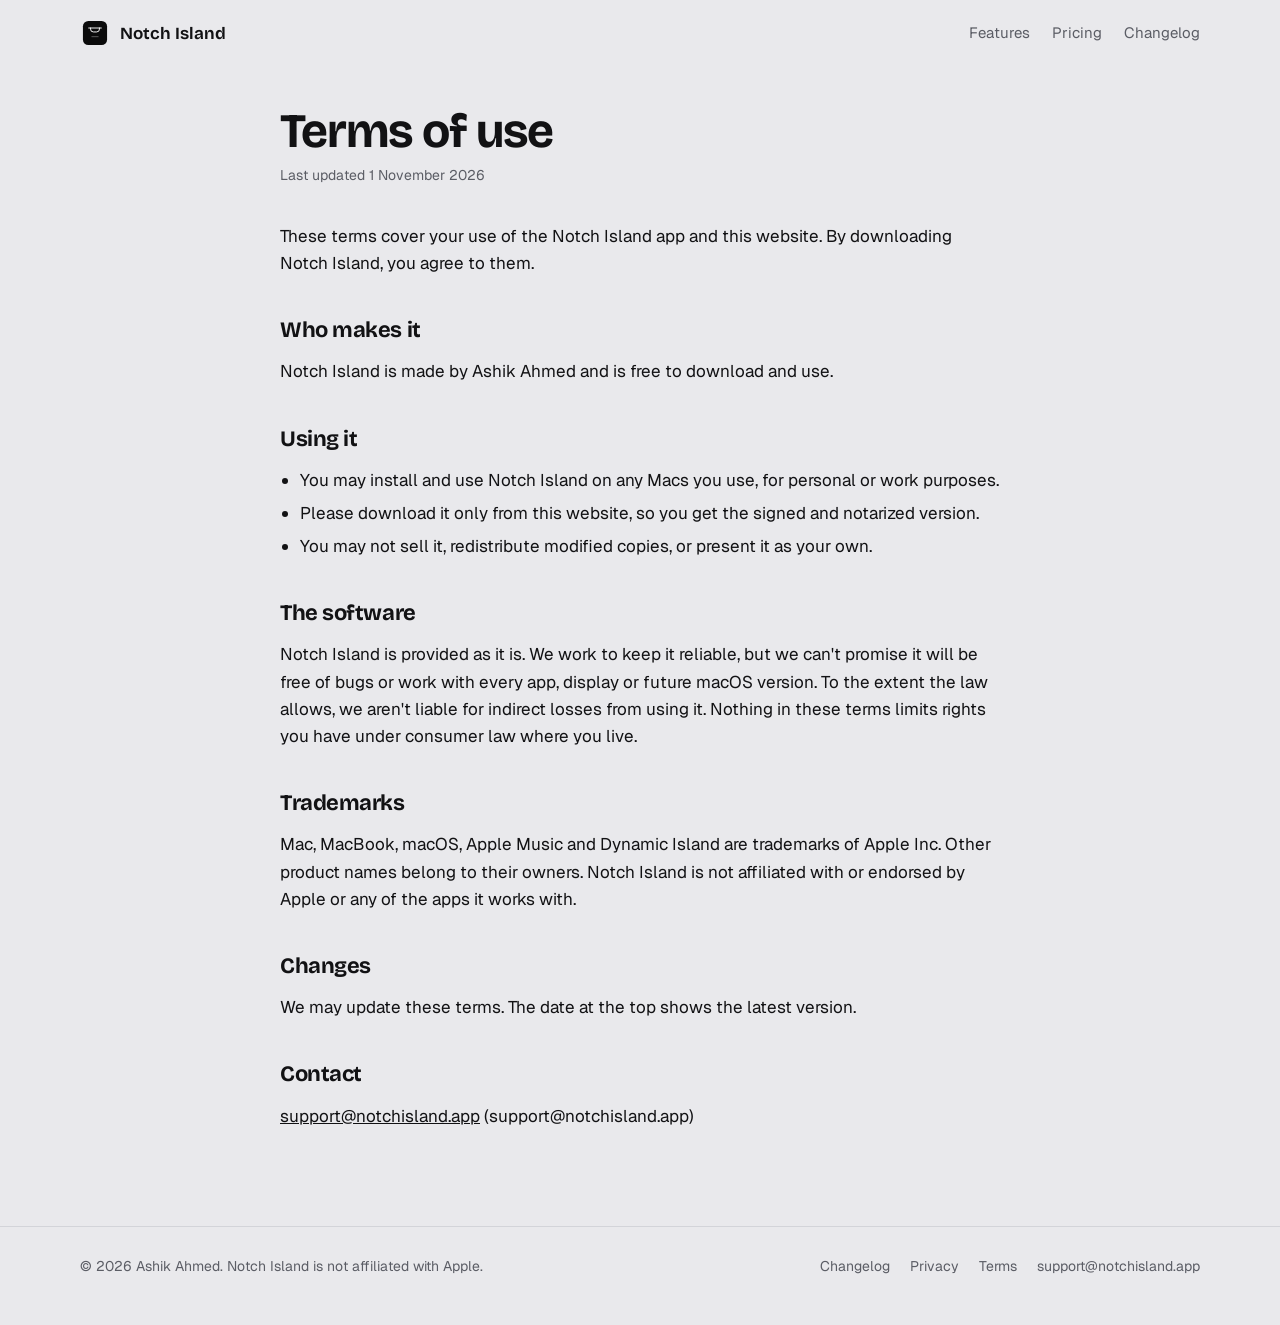
<file: website/terms.html>
<!DOCTYPE html>
<html lang="en">
<head>
<meta charset="utf-8">
<meta name="viewport" content="width=device-width, initial-scale=1">
<title>Notch Island Terms of Use</title>
<link rel="preconnect" href="https://fonts.googleapis.com">
<link rel="preconnect" href="https://fonts.gstatic.com" crossorigin>
<link href="https://fonts.googleapis.com/css2?family=Bricolage+Grotesque:opsz,wght@12..96,500..800&family=Geist:wght@400..600&family=Geist+Mono:wght@400..500&display=swap" rel="stylesheet">
<link rel="stylesheet" href="styles.css">
</head>
<body>
<header class="wrap topbar">
  <a class="brand" href="index.html">
    <svg viewBox="0 0 1024 1024" aria-hidden="true"><rect x="100" y="100" width="824" height="824" rx="185" fill="#0b0b0b"/><g transform="translate(100 100) scale(4.478) translate(-8 -8)" fill="none" stroke="#fff" stroke-linecap="round" stroke-linejoin="round"><path d="M52 62 H148 M66 62 V70 Q66 92 88 92 H112 Q134 92 134 70 V62" stroke-width="7"/><path d="M76 128 H124" stroke-width="7" stroke-opacity="0.35"/></g></svg>
    Notch Island
  </a>
  <nav aria-label="Site">
    <a href="index.html#features">Features</a>
    <a href="index.html#pricing">Pricing</a>
    <a href="changelog.html">Changelog</a>
  </nav>
</header>
<main class="doc">
<h1>Terms of use</h1>
<p class="updated">Last updated 1 November 2026</p>
<p>These terms cover your use of the Notch Island app and this website. By downloading Notch Island, you agree to them.</p>

<h2>Who makes it</h2>
<p>Notch Island is made by Ashik Ahmed and is free to download and use.</p>

<h2>Using it</h2>
<ul>
  <li>You may install and use Notch Island on any Macs you use, for personal or work purposes.</li>
  <li>Please download it only from this website, so you get the signed and notarized version.</li>
  <li>You may not sell it, redistribute modified copies, or present it as your own.</li>
</ul>

<h2>The software</h2>
<p>Notch Island is provided as it is. We work to keep it reliable, but we can't promise it will be free of bugs or work with every app, display or future macOS version. To the extent the law allows, we aren't liable for indirect losses from using it. Nothing in these terms limits rights you have under consumer law where you live.</p>

<h2>Trademarks</h2>
<p>Mac, MacBook, macOS, Apple Music and Dynamic Island are trademarks of Apple Inc. Other product names belong to their owners. Notch Island is not affiliated with or endorsed by Apple or any of the apps it works with.</p>

<h2>Changes</h2>
<p>We may update these terms. The date at the top shows the latest version.</p>

<h2>Contact</h2>
<p><a href="mailto:support@notchisland.app">support@notchisland.app</a> (support@notchisland.app)</p>
</main>
<footer class="footer">
  <div class="wrap">
    <span>© 2026 Ashik Ahmed. Notch Island is not affiliated with Apple.</span>
    <nav aria-label="Legal">
      <a href="changelog.html">Changelog</a>
      <a href="privacy.html">Privacy</a>
      <a href="terms.html">Terms</a>
      <a href="mailto:support@notchisland.app">support@notchisland.app</a>
    </nav>
  </div>
</footer>
</body>
</html>
</file>
<file: website/styles.css>
/* Notch Island site — aluminium & graphite, one orange accent (the mic dot). */
:root {
  --bg: #e9e9ec;
  --surface: #f6f6f7;
  --ink: #121214;
  --muted: #5b5d65;
  --line: #d3d4d9;
  --accent: #e85d0c;
  --accent-ink: #ffffff;
  --island: #000000;
  --font-display: "Bricolage Grotesque", "Avenir Next", "Helvetica Neue", sans-serif;
  --font-body: "Geist", -apple-system, "Helvetica Neue", Arial, sans-serif;
  --font-mono: "Geist Mono", ui-monospace, "SF Mono", Menlo, monospace;
  color-scheme: light;
  /* Layout: one 1120px column, the island hangs from the top edge of the page. */
}
@media (prefers-color-scheme: dark) {
  :root:not([data-theme="light"]) {
    --bg: #111214;
    --surface: #1a1b1e;
    --ink: #f1f1f3;
    --muted: #9b9da5;
    --line: #2a2c30;
    --accent: #ff7d33;
    --accent-ink: #160a02;
    color-scheme: dark;
  }
}
:root[data-theme="dark"] {
  --bg: #111214;
  --surface: #1a1b1e;
  --ink: #f1f1f3;
  --muted: #9b9da5;
  --line: #2a2c30;
  --accent: #ff7d33;
  --accent-ink: #160a02;
  color-scheme: dark;
}

* { box-sizing: border-box; }
html { -webkit-text-size-adjust: 100%; }
body {
  margin: 0;
  background: var(--bg);
  color: var(--ink);
  font: 400 17px/1.6 var(--font-body);
  -webkit-font-smoothing: antialiased;
}
img, svg { max-width: 100%; }
a { color: inherit; }
a:focus-visible, button:focus-visible, summary:focus-visible {
  outline: 2px solid var(--accent);
  outline-offset: 3px;
  border-radius: 6px;
}
h1, h2, h3 { font-family: var(--font-display); text-wrap: balance; margin: 0; letter-spacing: -0.02em; }
p { margin: 0; }
code, pre, kbd { font-family: var(--font-mono); }

.wrap { width: min(1120px, 100% - 40px); margin-inline: auto; }

/* Top bar */
.topbar { display: flex; align-items: center; justify-content: space-between; gap: 16px; padding: 18px 0; }
.brand { display: flex; align-items: center; gap: 10px; text-decoration: none; font: 650 17px/1 var(--font-display); }
.brand svg { width: 30px; height: 30px; }
.topbar nav { display: flex; gap: 22px; font-size: 15px; }
.topbar nav a { text-decoration: none; color: var(--muted); }
.topbar nav a:hover { color: var(--ink); }

.button {
  display: inline-flex; align-items: center; gap: 8px;
  padding: 12px 20px; border-radius: 999px; border: 1px solid transparent;
  font: 600 15px/1 var(--font-body); text-decoration: none; cursor: pointer;
  transition: transform .15s ease, background .15s ease;
}
.button:active { transform: scale(.97); }
.button.primary { background: var(--accent); color: var(--accent-ink); }
.button.primary:hover { filter: brightness(1.05); }
.button.ghost { border-color: var(--line); color: var(--ink); background: transparent; }
.button.ghost:hover { background: var(--surface); }

.footer { border-top: 1px solid var(--line); margin-top: 96px; padding: 28px 0 48px; color: var(--muted); font-size: 14px; }
.footer .wrap { display: flex; flex-wrap: wrap; gap: 12px 24px; justify-content: space-between; }
.footer nav { display: flex; flex-wrap: wrap; gap: 8px 20px; }
.footer a { text-decoration: none; }
.footer a:hover { color: var(--ink); }

/* Legal / text pages */
.doc { width: min(720px, 100% - 40px); margin: 40px auto 0; }
.doc h1 { font-size: clamp(34px, 5vw, 48px); line-height: 1.05; margin-bottom: 8px; }
.doc .updated { color: var(--muted); font-size: 14px; margin-bottom: 36px; }
.doc h2 { font-size: 22px; margin: 36px 0 10px; }
.doc p, .doc li { color: var(--ink); }
.doc p + p { margin-top: 12px; }
.doc ul { padding-left: 20px; margin: 10px 0; display: grid; gap: 6px; }
.doc .note { border-left: 3px solid var(--accent); padding: 10px 14px; background: var(--surface); border-radius: 0 8px 8px 0; color: var(--muted); font-size: 15px; margin-bottom: 28px; }
.release { border-top: 1px solid var(--line); padding: 26px 0; display: grid; grid-template-columns: 140px 1fr; gap: 18px; }
.release h2 { margin: 0; font-size: 20px; }
.release time { color: var(--muted); font-size: 14px; font-variant-numeric: tabular-nums; }
@media (max-width: 560px) { .release { grid-template-columns: 1fr; gap: 6px; } .topbar nav { display: none; } }

@media (prefers-reduced-motion: reduce) {
  *, *::before, *::after { animation: none !important; transition: none !important; }
}
</file>
